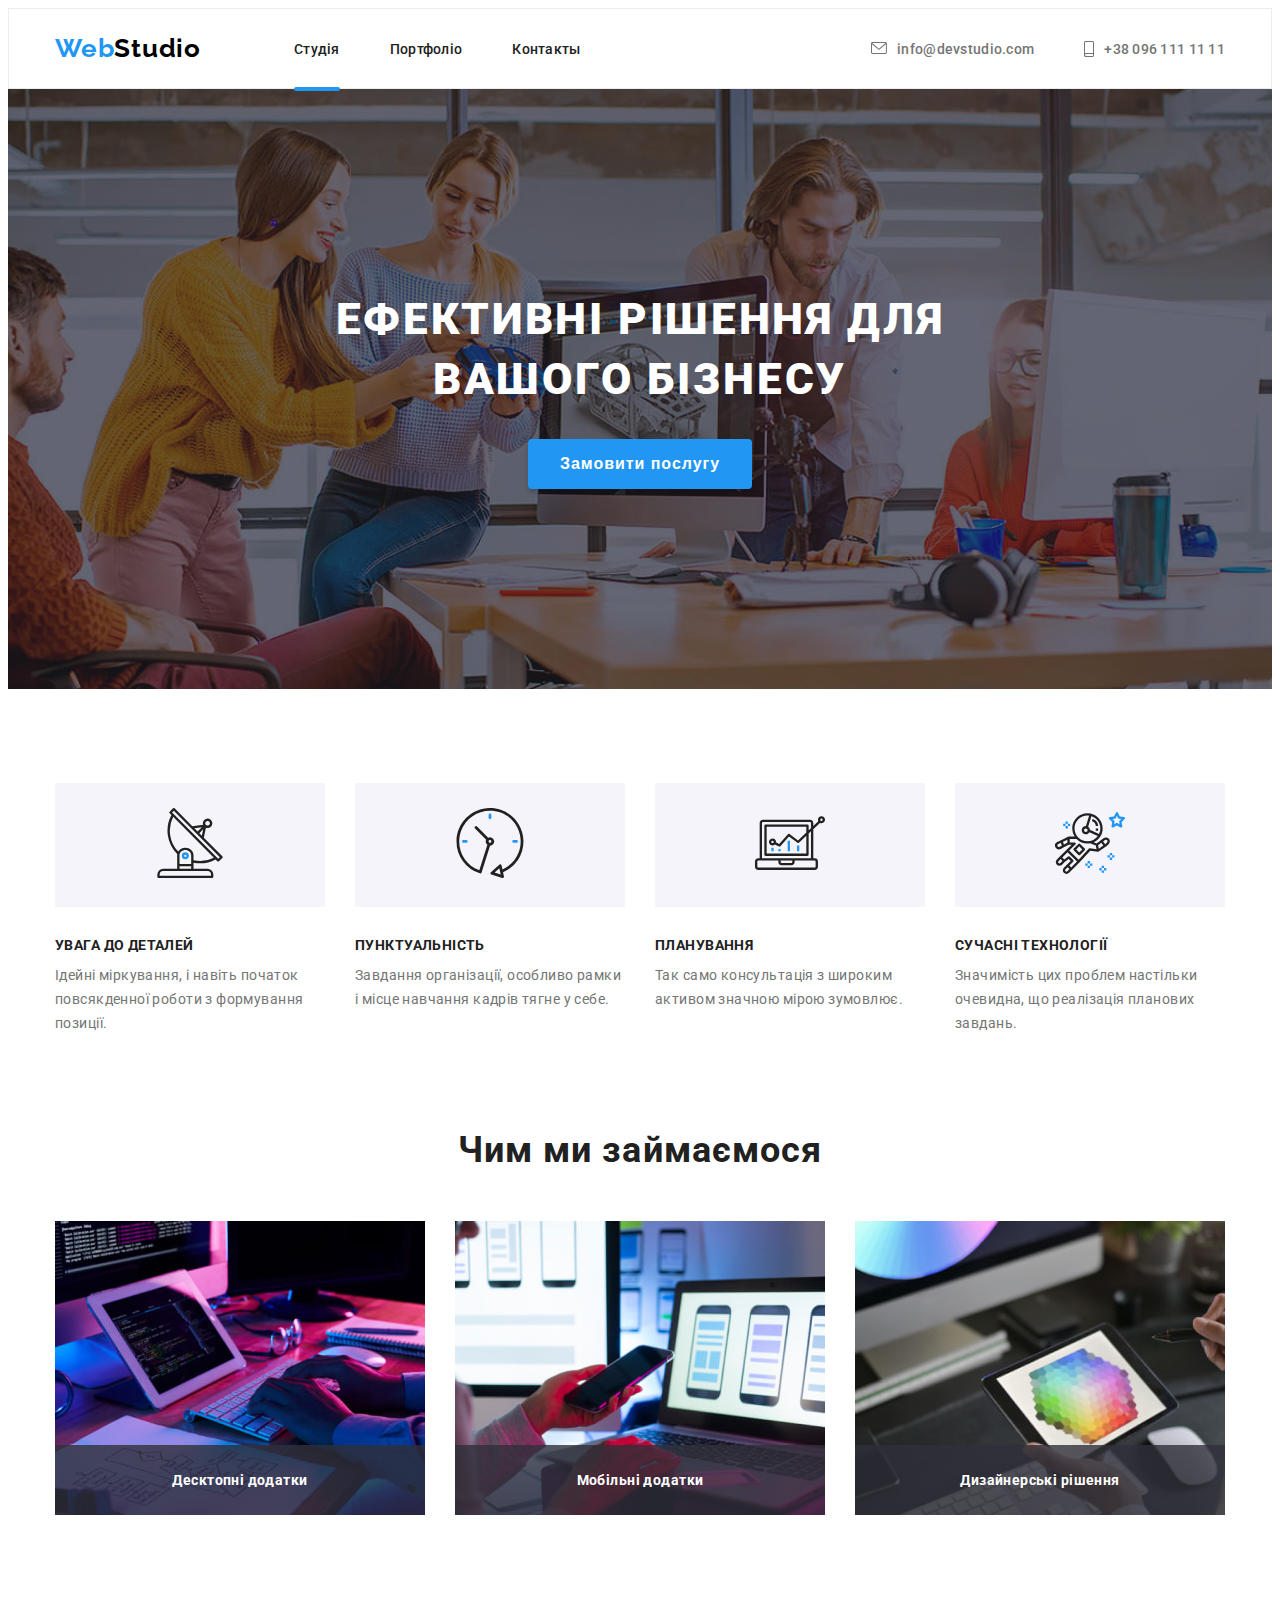
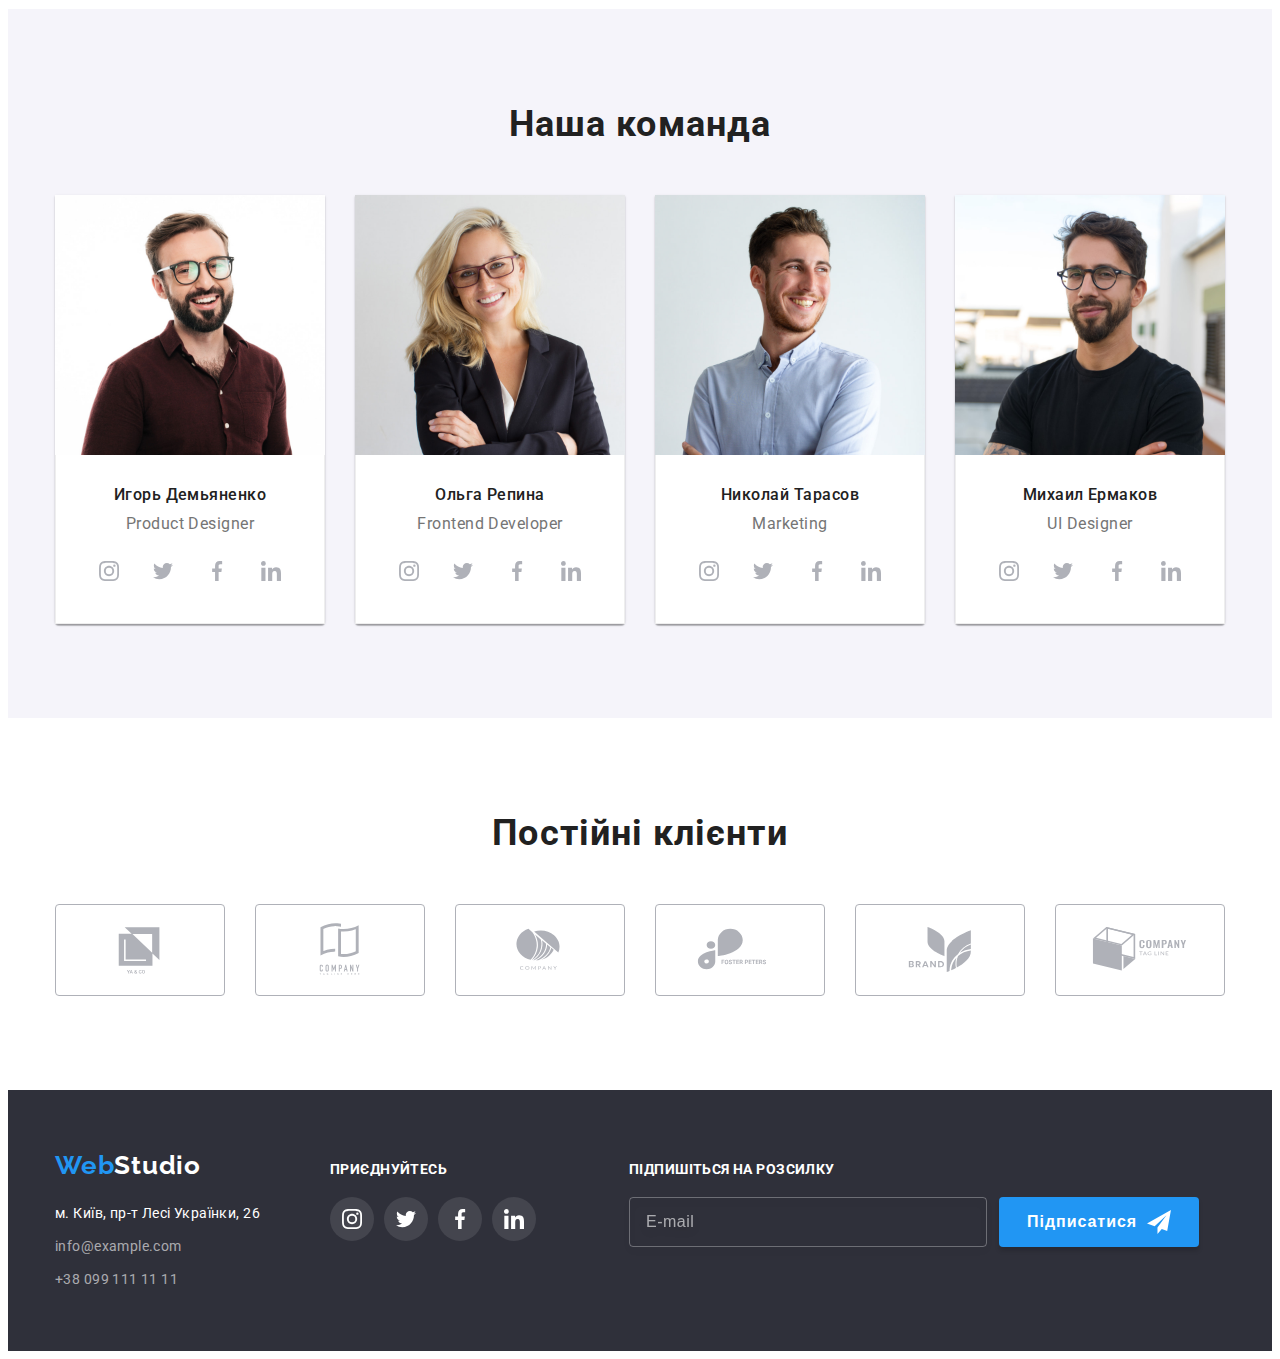
<file: index.html>
<!DOCTYPE html>
<html lang="uk">
  <head>
    <meta charset="UTF-8" />
    <meta http-equiv="X-UA-Compatible" content="IE=edge" />
    <meta name="viewport" content="width=device-width, initial-scale=1.0" />
    <title>Студія</title>
    <link rel="preconnect" href="https://fonts.googleapis.com" />
    <link rel="preconnect" href="https://fonts.gstatic.com" crossorigin />
    <link
      href="https://fonts.googleapis.com/css2?family=Raleway:wght@700&family=Roboto:wght@400;500;700;900&display=swap"
      rel="stylesheet"
    />
    <!-- Normalize start -->
    <link
      rel="stylesheet"
      href="https://cdnjs.cloudflare.com/ajax/libs/modern-normalize/1.1.0/modern-normalize.min.css"
      integrity="sha512-wpPYUAdjBVSE4KJnH1VR1HeZfpl1ub8YT/NKx4PuQ5NmX2tKuGu6U/JRp5y+Y8XG2tV+wKQpNHVUX03MfMFn9Q=="
      crossorigin="anonymous"
      referrerpolicy="no-referrer"
    />
    <!-- Normalize end -->
    <!-- Animate CSS start -->
    <link
      rel="stylesheet"
      href="https://cdnjs.cloudflare.com/ajax/libs/animate.css/4.1.1/animate.min.css"
    />
    <!-- Animate CSS end -->
    <link rel="stylesheet" href="./css/main.min.css" />
    
  </head>

  <body data-page>
    <!-- Header section studio-->
    <header class="header data-header">
      <div class="container header-container">
        <a class="logo" href="./index.html" lang="en"
          >Web<span class="logo__span">Studio</span></a
        >
        <nav class="nav">
          <ul class="nav__list">
            <li class="nav__item">
              <a class="nav__link header-link-current" href="">Студія</a>
            </li>
            <li class="nav__item">
              <a class="nav__link" href="./portfolio.html">Портфоліо</a>
            </li>
            <li class="nav__item">
              <a class="nav__link" href="">Контакты</a>
            </li>
          </ul>
        </nav>
        <ul class="nav__list">
          <li class="nav__item">
            <a class="nav__link--contacts" href="mailto:info@devstudio.com">
              <svg class="nav__icon--left" width="16" height="12">
                <use href="./images/icons/icons.svg#envelope"></use>
              </svg>
              info@devstudio.com</a
            >
          </li>
          <li class="nav__item">
            <a class="nav__link--contacts" href="tel:+380961111111">
              <svg class="nav__icon--right" width="10" height="16">
                <use href="./images/icons/icons.svg#smartphone"></use>
              </svg>
              +38 096 111 11 11</a
            >
          </li>
        </ul>
      </div>
    </header>
    <!-- Main section studio-->
    <main class="main">
      <!-- Section Hero -->
      <section class="hero">
        <div class="container header-container hero__container">
          <h1 class="hero__title">
            ЕФЕКТИВНІ РІШЕННЯ ДЛЯ <br />
            ВАШОГО БІЗНЕСУ
          </h1>
          <button class="hero__btn animate__animated animate__swing" type="button" data-modal-open>
            Замовити послугу
          </button>
        </div>
      </section>
      <!-- Section Benefits -->
      <section class="benefits">
        <div class="benefits__container container">
          <ul class="benefits__list">
            <li class="benefits__item">
              <a
                class="benefits__link"
                href=""
                target="_blank"
                rel="noopener noreferrer"
                aria-label="antenna"
              >
                <svg class="benefits__icon" width="70" height="70">
                  <use href="./images/icons/icons.svg#antenna"></use>
                </svg>
              </a>
            </li>
            <li class="benefits__item">
              <a
                class="benefits__link"
                href=""
                target="_blank"
                rel="noopener noreferrer"
                aria-label="clock"
              >
                <svg class="benefits__icon" width="70" height="70">
                  <use href="./images/icons/icons.svg#clock"></use>
                </svg>
              </a>
            </li>
            <li class="benefits__item">
              <a
                class="benefits__link"
                href=""
                target="_blank"
                rel="noopener noreferrer"
                aria-label="diagram"
              >
                <svg class="benefits__icon" width="70" height="70">
                  <use href="./images/icons/icons.svg#diagram"></use>
                </svg>
              </a>
            </li>
            <li class="benefits__item">
              <a
                class="benefits__link"
                href=""
                target="_blank"
                rel="noopener noreferrer"
                aria-label="astronaut"
              >
                <svg class="benefits__icon" width="70" height="70">
                  <use href="./images/icons/icons.svg#astronaut"></use>
                </svg>
              </a>
            </li>
          </ul>
        </div>
        <div class="container">
          <ul class="description">
            <li class="description__item">
              <div class="description__box">
                <h3 class="description__title--bottom">УВАГА ДО ДЕТАЛЕЙ</h3>
                <p class="description__text">
                  Ідейні міркування, і навіть початок повсякденної роботи з формування позиції.
                </p>
              </div>
            </li>
            <li class="description__item">
              <div class="description__box">
                <h3 class="description__title--bottom">ПУНКТУАЛЬНІСТЬ</h3>
                <p class="description__text">
                  Завдання організації, особливо рамки і місце навчання кадрів тягне у себе.
                </p>
              </div>
            </li>
            <li class="description__item">
              <div class="description__box">
                <h3 class="description__title--bottom">ПЛАНУВАННЯ</h3>
                <p class="description__text">
                  Так само консультація з широким активом значною мірою зумовлює.
                </p>
              </div>
            </li>
            <li class="description__item">
              <div class="description__box">
                <h3 class="description__title--bottom">СУЧАСНІ ТЕХНОЛОГІЇ</h3>
                <p class="description__text">
                  Значимість цих проблем настільки очевидна, що реалізація планових завдань.
                </p>
              </div>
            </li>
          </ul>
        </div>
      </section>
      <!-- Section About -->
      <section class="about">
        <div class="container">
          <h2 class="about__title--indent">Чим ми займаємося</h2>
          <ul class="about__list">
            <li class="about__item">
              <img
                class="about__img"
                src="images/section3/img-box1.jpg"
                alt="работа за компьютером"
                width="370"
                height="294"
              />
              <div class="about__container">
                <h3 class="about__title">Десктопні додатки</h3>
              </div>
            </li>
            <li class="about__item">
              <img
                class="about__img"
                src="images/section3/img-box2.jpg"
                alt="работа за ноутбуком"
                width="370"
                height="294"
              />
              <div class="about__container">
                <h3 class="about__title">Мобільні додатки</h3>
              </div>
            </li>
            <li class="about__item">
              <img
                class="about__img"
                src="images/section3/img-box3.jpg"
                alt="работа за планшетом"
                width="370"
                height="294"
              />
              <div class="about__container">
                <h3 class="about__title">Дизайнерські рішення</h3>
              </div>
            </li>
          </ul>
        </div>
      </section>
      <!-- Section Team -->
      <section class="team">
        <div class="container">
          <h2 class="about__title--indent">Наша команда</h2>
          <ul class="team__list">
            <li class="team__item">
              <img
                class="team__img"
                src="images/section4/img1.jpg"
                alt="Игорь Демьяненко"
                width="270"
                height="260"
              />
              <div class="team-wrapper">
                <h3 class="team-wrapper__title--indent">Игорь Демьяненко</h3>
                <p class="team-wrapper__text--indent" lang="en">Product Designer</p>
                <ul class="socials">
                  <li class="socials__item">
                    <a
                      class="socials__link"
                      href=""
                      target="_blank"
                      rel="noopener noreferrer"
                      aria-label="instagram"
                    >
                      <svg class="socials__icon" width="20" height="20">
                        <use href="./images/icons/icons.svg#instagram"></use>
                      </svg>
                    </a>
                  </li>
                  <li class="socials__item">
                    <a
                      class="socials__link"
                      href=""
                      target="_blank"
                      rel="noopener noreferrer"
                      aria-label="twitter"
                    >
                      <svg class="socials__icon" width="20" height="20">
                        <use href="./images/icons/icons.svg#twitter"></use>
                      </svg>
                    </a>
                  </li>
                  <li class="socials__item">
                    <a
                      class="socials__link"
                      href=""
                      target="_blank"
                      rel="noopener noreferrer"
                      aria-label="facebook"
                    >
                      <svg class="socials__icon" width="20" height="20">
                        <use href="./images/icons/icons.svg#facebook"></use>
                      </svg>
                    </a>
                  </li>
                  <li class="socials__item">
                    <a
                      class="socials__link"
                      href=""
                      target="_blank"
                      rel="noopener noreferrer"
                      aria-label="linkedin"
                    >
                      <svg class="socials__icon" width="20" height="20">
                        <use href="./images/icons/icons.svg#linkedin"></use>
                      </svg>
                    </a>
                  </li>
                </ul>
              </div>
            </li>
            <li class="team__item">
              <img
                class="team__img"
                src="images/section4/img2.jpg"
                alt="Ольга Репина"
                width="270"
                height="260"
              />
              <div class="team-wrapper">
                <h3 class="team-wrapper__title--indent">Ольга Репина</h3>
                <p class="team-wrapper__text--indent" lang="en">Frontend Developer</p>
                <ul class="socials">
                  <li class="socials__item">
                    <a
                      class="socials__link"
                      href=""
                      target="_blank"
                      rel="noopener noreferrer"
                      aria-label="instagram"
                    >
                      <svg class="socials__icon" width="20" height="20">
                        <use href="./images/icons/icons.svg#instagram"></use>
                      </svg>
                    </a>
                  </li>
                  <li class="socials__item">
                    <a
                      class="socials__link"
                      href=""
                      target="_blank"
                      rel="noopener noreferrer"
                      aria-label="twitter"
                    >
                      <svg class="socials__icon" width="20" height="20">
                        <use href="./images/icons/icons.svg#twitter"></use>
                      </svg>
                    </a>
                  </li>
                  <li class="socials__item">
                    <a
                      class="socials__link"
                      href=""
                      target="_blank"
                      rel="noopener noreferrer"
                      aria-label="facebook"
                    >
                      <svg class="socials__icon" width="20" height="20">
                        <use href="./images/icons/icons.svg#facebook"></use>
                      </svg>
                    </a>
                  </li>
                  <li class="socials__item">
                    <a
                      class="socials__link"
                      href=""
                      target="_blank"
                      rel="noopener noreferrer"
                      aria-label="linkedin"
                    >
                      <svg class="socials__icon" width="20" height="20">
                        <use href="./images/icons/icons.svg#linkedin"></use>
                      </svg>
                    </a>
                  </li>
                </ul>
              </div>
            </li>
            <li class="team__item">
              <img
                class="team__img"
                src="images/section4/img3.jpg"
                alt="Николай Тарасов"
                width="270"
                height="260"
              />
              <div class="team-wrapper">
                <h3 class="team-wrapper__title--indent">Николай Тарасов</h3>
                <p class="team-wrapper__text--indent" lang="en">Marketing</p>
                <ul class="socials">
                  <li class="socials__item">
                    <a
                      class="socials__link"
                      href=""
                      target="_blank"
                      rel="noopener noreferrer"
                      aria-label="instagram"
                    >
                      <svg class="socials__icon" width="20" height="20">
                        <use href="./images/icons/icons.svg#instagram"></use>
                      </svg>
                    </a>
                  </li>
                  <li class="socials__item">
                    <a
                      class="socials__link"
                      href=""
                      target="_blank"
                      rel="noopener noreferrer"
                      aria-label="twitter"
                    >
                      <svg class="socials__icon" width="20" height="20">
                        <use href="./images/icons/icons.svg#twitter"></use>
                      </svg>
                    </a>
                  </li>
                  <li class="socials__item">
                    <a
                      class="socials__link"
                      href=""
                      target="_blank"
                      rel="noopener noreferrer"
                      aria-label="facebook"
                    >
                      <svg class="socials__icon" width="20" height="20">
                        <use href="./images/icons/icons.svg#facebook"></use>
                      </svg>
                    </a>
                  </li>
                  <li class="socials__item">
                    <a
                      class="socials__link"
                      href=""
                      target="_blank"
                      rel="noopener noreferrer"
                      aria-label="linkedin"
                    >
                      <svg class="socials__icon" width="20" height="20">
                        <use href="./images/icons/icons.svg#linkedin"></use>
                      </svg>
                    </a>
                  </li>
                </ul>
              </div>
            </li>
            <li class="team__item">
              <img
                class="team__img"
                src="images/section4/img4.jpg"
                alt="Михаил Ермаков"
                width="270"
                height="260"
              />
              <div class="team-wrapper">
                <h3 class="team-wrapper__title--indent">Михаил Ермаков</h3>
                <p class="team-wrapper__text--indent" lang="en">UI Designer</p>
                <ul class="socials">
                  <li class="socials__item">
                    <a
                      class="socials__link"
                      href=""
                      target="_blank"
                      rel="noopener noreferrer"
                      aria-label="instagram"
                    >
                      <svg class="socials__icon" width="20" height="20">
                        <use href="./images/icons/icons.svg#instagram"></use>
                      </svg>
                    </a>
                  </li>
                  <li class="socials__item">
                    <a
                      class="socials__link"
                      href=""
                      target="_blank"
                      rel="noopener noreferrer"
                      aria-label="twitter"
                    >
                      <svg class="socials__icon" width="20" height="20">
                        <use href="./images/icons/icons.svg#twitter"></use>
                      </svg>
                    </a>
                  </li>
                  <li class="socials__item">
                    <a
                      class="socials__link"
                      href=""
                      target="_blank"
                      rel="noopener noreferrer"
                      aria-label="facebook"
                    >
                      <svg class="socials__icon" width="20" height="20">
                        <use href="./images/icons/icons.svg#facebook"></use>
                      </svg>
                    </a>
                  </li>
                  <li class="socials__item">
                    <a
                      class="socials__link"
                      href=""
                      target="_blank"
                      rel="noopener noreferrer"
                      aria-label="linkedin"
                    >
                      <svg class="socials__icon" width="20" height="20">
                        <use href="./images/icons/icons.svg#linkedin"></use>
                      </svg>
                    </a>
                  </li>
                </ul>
              </div>
            </li>
          </ul>
        </div>
      </section>
      <!-- Section Clients -->
      <section class="clients">
        <div class="clients__conteiner">
          <h2 class="clients__title--indent">Постійні клієнти</h2>
          <ul class="clients__list">
            <li class="clients__item">
              <a
                class="clients__link"
                href=""
                target="_blank"
                rel="noopener noreferrer"
                aria-label="logo"
              >
                <svg class="clients__icon" width="106" height="60">
                  <use href="./images/icons/icons.svg#logo"></use>
                </svg>
              </a>
            </li>
            <li class="clients__item">
              <a
                class="clients__link"
                href=""
                target="_blank"
                rel="noopener noreferrer"
                aria-label="logo1"
              >
                <svg class="clients__icon" width="106" height="60">
                  <use href="./images/icons/icons.svg#logo1"></use>
                </svg>
              </a>
            </li>
            <li class="clients__item">
              <a
                class="clients__link"
                href=""
                target="_blank"
                rel="noopener noreferrer"
                aria-label="logo2"
              >
                <svg class="clients__icon" width="106" height="60">
                  <use href="./images/icons/icons.svg#logo2"></use>
                </svg>
              </a>
            </li>
            <li class="clients__item">
              <a
                class="clients__link"
                href=""
                target="_blank"
                rel="noopener noreferrer"
                aria-label="logo3"
              >
                <svg class="clients__icon" width="106" height="60">
                  <use href="./images/icons/icons.svg#logo3"></use>
                </svg>
              </a>
            </li>
            <li class="clients__item">
              <a
                class="clients__link"
                href=""
                target="_blank"
                rel="noopener noreferrer"
                aria-label="logo4"
              >
                <svg class="clients__icon" width="106" height="60">
                  <use href="./images/icons/icons.svg#logo4"></use>
                </svg>
              </a>
            </li>
            <li class="clients__item">
              <a
                class="clients__link"
                href=""
                target="_blank"
                rel="noopener noreferrer"
                aria-label="logo5"
              >
                <svg class="clients__icon" width="106" height="60">
                  <use href="./images/icons/icons.svg#logo5"></use>
                </svg>
              </a>
            </li>
          </ul>
        </div>
      </section>
    </main>
    <!-- Footer section-->
    <footer class="contacts">
      <div class="container contacts__container">
        <div class="addres">
          <a class="addres__link--wrap" href="" lang="en"
            >Web<span class="addres__span">Studio</span></a
          >
          <address class="addres__wrap">
            <ul class="addres__list">
              <li class="addres__item">
                <a
                  class="addres__link--color"
                  href="https://goo.gl/maps/WVLapYZfEZGpbT3C7"
                  target="_blank"
                  rel="noopener noreferrer"
                  >м. Київ, пр-т Лесі Українки, 26</a
                >
              </li>
              <li class="addres__item">
                <a class="addres__link" href="mailto:info@example.com">info@example.com</a>
              </li>
              <li class="addres__item">
                <a class="addres__link" href="tel:+380991111111">+38 099 111 11 11</a>
              </li>
            </ul>
          </address>
        </div>
        <div class="invitation">
          <h3 class="invitation__title">приєднуйтесь</h3>
          <ul class="invitation__list">
            <li class="invitation__item">
              <a
                class="invitation__link"
                href=""
                target="_blank"
                rel="noopener noreferrer"
                aria-label="instagram"
              >
                <svg width="20" height="20">
                  <use href="./images/icons/icons.svg#instagram1"></use>
                </svg>
              </a>
            </li>
            <li class="invitation__item">
              <a
                class="invitation__link"
                href=""
                target="_blank"
                rel="noopener noreferrer"
                aria-label="twitter"
              >
                <svg width="20" height="20">
                  <use href="./images/icons/icons.svg#twitter1"></use>
                </svg>
              </a>
            </li>
            <li class="invitation__item">
              <a
                class="invitation__link"
                href=""
                target="_blank"
                rel="noopener noreferrer"
                aria-label="facebook"
              >
                <svg width="20" height="20">
                  <use href="./images/icons/icons.svg#facebook1"></use>
                </svg>
              </a>
            </li>
            <li class="invitation__item">
              <a
                class="invitation__link"
                href=""
                target="_blank"
                rel="noopener noreferrer"
                aria-label="linkedin"
              >
                <svg width="20" height="20">
                  <use href="./images/icons/icons.svg#linkedin1"></use>
                </svg>
              </a>
            </li>
          </ul>
        </div>
        <div class="footer-form--container" role="group">
          <form class="footer-form__wrap" action="">
            <h3 class="footer-form__title">Підпишіться на розсилку</h3>
            <div class="footer-form__container--group">
              <label class="footer-form__label" for="email-footer" type="email">
                <input
                  class="footer-form__input"
                  type="text"
                  id="email-footer"
                  placeholder="E-mail"
                  required
                  minlength="4"
                />
                <svg class="footer-form__icon" width="20" height="20">
                  <use
                    class="footer-form__icon--warning"
                    href="./images/icons/icons.svg#warning"
                  ></use>
                  <use
                    class="footer-form__icon--success"
                    href="./images/icons/icons.svg#check-circle"
                  ></use>
                </svg>
              </label>
              <button class="button-plane" type="submit">
                Підписатися
                <svg class="button-plane__icon" width="24" height="24">
                  <use href="./images/icons/icons.svg#plane"></use>
                </svg>
              </button>
            </div>
          </form>
        </div>
      </div>
    </footer>

    <!-- Modal window -->
    <div class="backdrop is-hidden" data-modal>
      <div class="modal">
        <button class="modal__btn" data-modal-close>
          <svg class="modal__icon" width="18" height="18">
            <use href="./images/icons/icons.svg#icon-close"></use>
          </svg>
        </button>
        <form class="register-form" action="">
          <strong class="register-form__title">Залиште свої дані, ми вам передзвонимо</strong>
          <div class="register-form__container--group" role="group">
            <label for="user-name" class="register-form__label">
              <span class="register-form__span">Ім'я</span>
              <input type="text" class="register-form__input" id="user-name" required />
              <svg class="register-form__icon" width="18" height="18">
                <use href="./images/icons/icons.svg#name"></use>
              </svg>
            </label>
            <label for="user-phone" class="register-form__label">
              <span class="register-form__span">Телефон</span>
              <input type="tel" class="register-form__input" id="user-phone" required />
              <svg class="register-form__icon" width="18" height="18">
                <use href="./images/icons/icons.svg#phone"></use>
              </svg>
            </label>
            <label for="user-email" class="register-form__label">
              <span class="register-form__span">Пошта</span>
              <input type="email" class="register-form__input" id="user-email" required />
              <svg class="register-form__icon" width="18" height="18">
                <use href="./images/icons/icons.svg#email"></use>
              </svg>
            </label>
            <label for="user-comment" class="register-form__label">
              <span class="register-form__span">Коментар</span>
              <textarea
                class="register-form__textarea"
                name="comment"
                id="user-comment"
                cols=""
                rows=""
                placeholder="Введіть текст"
              ></textarea>
            </label>
          </div>
          <label class="register-form__checkbox" for="user-checkbox">
            <input
              class="register-form__input--checkbox visually-hidden"
              type="checkbox"
              name=""
              id="user-checkbox"
              required
            />
            <svg class="register-form__icon--checkbox" width="16" height="15">
              <use
                class="register-form__icon--uncheck"
                href="./images/icons/icons.svg#uncheck"
              ></use>
              <use class="register-form__icon--check" href="./images/icons/icons.svg#check"></use>
            </svg>
            <span class="register-form__span--checkbox"
              >Погоджуюся з розсилкою та приймаю<a href="" class="register-form__link"
                >Умови договору</a
              ></span
            >
          </label>
          <button class="register-form__button" type="submit">Відправити</button>
        </form>
      </div>
    </div>
    <script src="./js/header-scroll.js"></script>
    <script src="./js/modal.js"></script>
  </body>
</html>
</file>
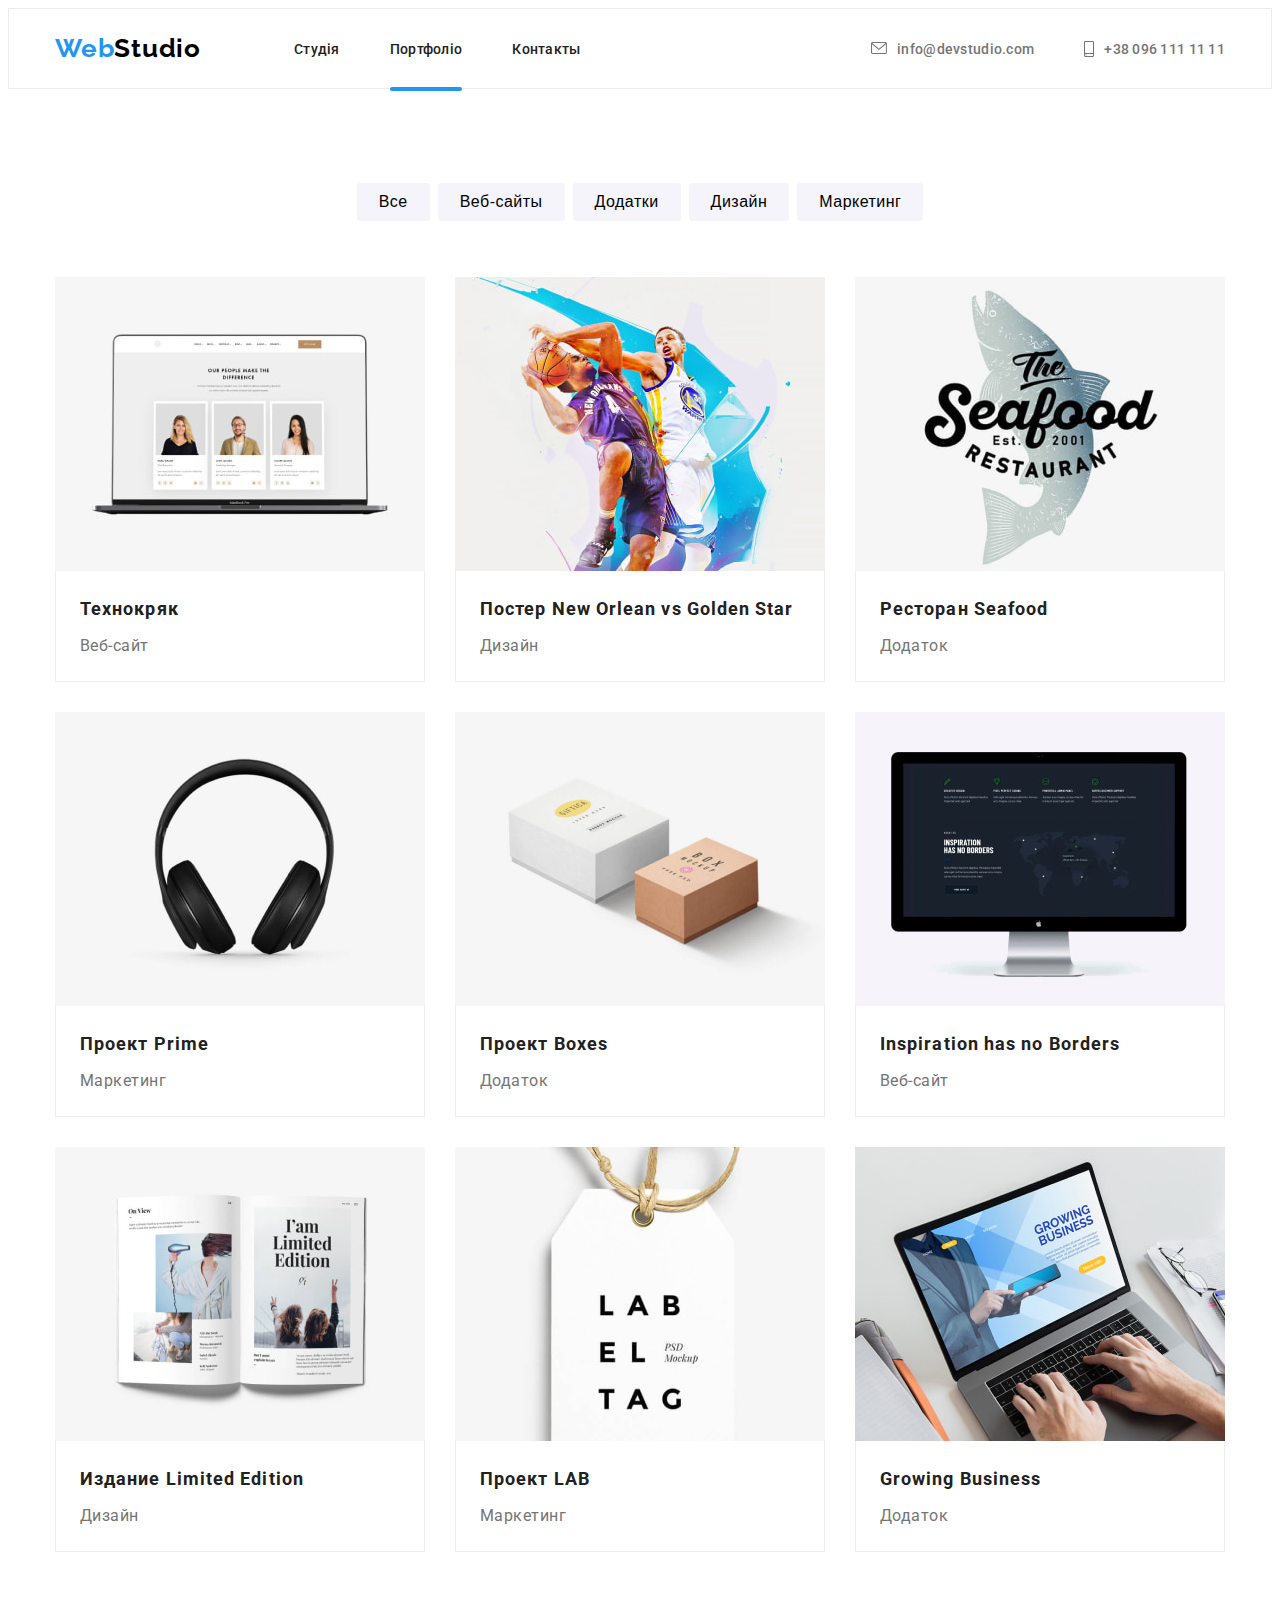
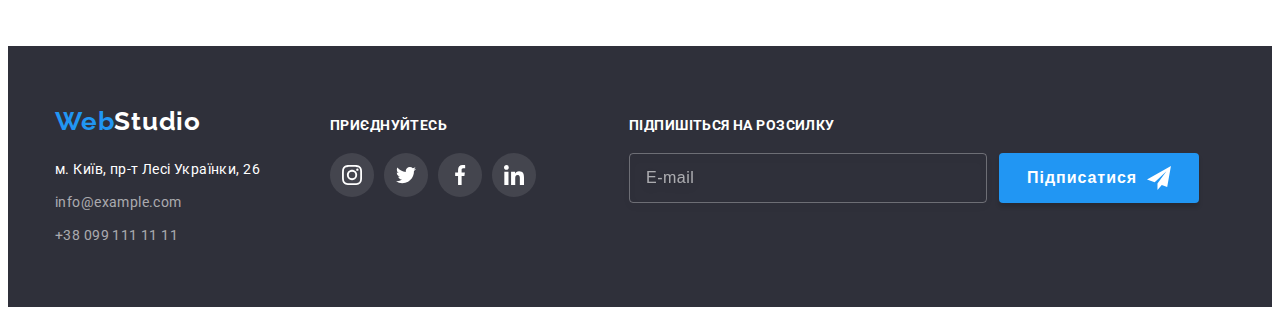
<file: portfolio.html>
<!DOCTYPE html>
<html lang="uk">
  <head>
    <meta charset="UTF-8" />
    <meta http-equiv="X-UA-Compatible" content="IE=edge" />
    <meta name="viewport" content="width=device-width, initial-scale=1.0" />
    <title>Портфоліо</title>
    <link rel="preconnect" href="https://fonts.googleapis.com" />
    <link rel="preconnect" href="https://fonts.gstatic.com" crossorigin />
    <link
      href="https://fonts.googleapis.com/css2?family=Raleway:wght@700&family=Roboto:wght@400;500;700;900&display=swap"
      rel="stylesheet"
    />
    <!-- Normalize start -->
    <link
      rel="stylesheet"
      href="https://cdnjs.cloudflare.com/ajax/libs/modern-normalize/1.1.0/modern-normalize.min.css"
      integrity="sha512-wpPYUAdjBVSE4KJnH1VR1HeZfpl1ub8YT/NKx4PuQ5NmX2tKuGu6U/JRp5y+Y8XG2tV+wKQpNHVUX03MfMFn9Q=="
      crossorigin="anonymous"
      referrerpolicy="no-referrer"
    />
    <!-- Normalize end -->
    <!-- Animate CSS start -->
    <link
      rel="stylesheet"
      href="https://cdnjs.cloudflare.com/ajax/libs/animate.css/4.1.1/animate.min.css"
    />
    <!-- Animate CSS end -->
    <link rel="stylesheet" href="./css/main.min.css" />
  </head>

  <body>
    <!-- Header portfolio-->
    <header class="header">
      <div class="container header-container">
        <a class="logo" href="./portfolio.html" lang="en"
          >Web<span class="logo__span">Studio</span></a
        >
        <nav class="nav">
          <ul class="nav__list">
            <li class="nav__item">
              <a class="nav__link" href="./index.html">Студія</a>
            </li>
            <li class="nav__item">
              <a class="nav__link header-link-current" href="">Портфоліо</a>
            </li>
            <li class="nav__item">
              <a class="nav__link" href="">Контакты</a>
            </li>
          </ul>
        </nav>
        <ul class="nav__list">
          <li class="nav__item">
            <a class="nav__link--contacts" href="mailto:info@devstudio.com">
              <svg class="nav__icon--left" width="16" height="12">
                <use href="./images/icons/icons.svg#envelope"></use>
              </svg>
              info@devstudio.com</a
            >
          </li>
          <li class="nav__item">
            <a class="nav__link--contacts" href="tel:+380961111111">
              <svg class="nav__icon--right" width="10" height="16">
                <use href="./images/icons/icons.svg#smartphone"></use>
              </svg>
              +38 096 111 11 11</a
            >
          </li>
        </ul>
      </div>
    </header>
    <!-- Main section portfolio-->
    <main>
      <section class="portfolio">
        <div class="container">
          <h1 class="visually-hidden">Портфоліо</h1>
          <ul class="filters">
            <li class="filters__item">
              <button
                type="button"
                class="filters__button animate__animated animate__bounce animate__slow"
              >
                Все
              </button>
            </li>
            <li class="filters__item">
              <button
                type="button"
                class="filters__button animate__animated animate__bounce animate__slow"
              >
                Веб-сайты
              </button>
            </li>
            <li class="filters__item">
              <button
                type="button"
                class="filters__button animate__animated animate__bounce animate__slow"
              >
                Додатки
              </button>
            </li>
            <li class="filters__item">
              <button
                type="button"
                class="filters__button animate__animated animate__bounce animate__slow"
              >
                Дизайн
              </button>
            </li>
            <li class="filters__item">
              <button
                type="button"
                class="filters__button animate__animated animate__bounce animate__slow"
              >
                Маркетинг
              </button>
            </li>
          </ul>
          <ul class="project">
            <li class="project__item">
              <a href="" class="project__link">
                <div class="overlay">
                  <img
                    class="overlay__img"
                    src="imaiges/portfolio/img.jpg"
                    alt="Технокряк"
                    width="370"
                    height="294"
                  />
                  <div class="overlay__container">
                    <p class="overlay__text">
                      Ресурс пропонує комплексні пропозиції з різним рівнем функціоналу та сервісів.
                      Все це дозволить відвідувачу отримати вичерпні відомості про компанію чи
                      приватну особу.
                    </p>
                  </div>
                </div>
                <div class="representation">
                  <h2 class="representation__title">Технокряк</h2>
                  <p class="representation__text">Веб-сайт</p>
                </div>
              </a>
            </li>
            <li class="project__item">
              <a href="" class="project__link">
                <div class="overlay">
                  <img
                    class="overlay__img"
                    src="imaiges/portfolio/img2.jpg"
                    alt="Постер New Orlean vs Golden Star"
                    width="370"
                    height="294"
                  />
                  <div class="overlay__container">
                    <p class="overlay__text">
                      Ресурс пропонує комплексні пропозиції з різним рівнем функціоналу та сервісів.
                      Все це дозволить відвідувачу отримати вичерпні відомості про компанію чи
                      приватну особу.
                    </p>
                  </div>
                </div>
                <div class="representation">
                  <h2 class="representation__title" lang="en">Постер New Orlean vs Golden Star</h2>
                  <p class="representation__text">Дизайн</p>
                </div>
              </a>
            </li>
            <li class="project__item">
              <a href="" class="project__link">
                <div class="overlay">
                  <img
                    class="overlay__img"
                    src="imaiges/portfolio/img3.jpg"
                    alt="Ресторан Seafood"
                    width="370"
                    height="294"
                  />
                  <div class="overlay__container">
                    <p class="overlay__text">
                      Ресурс пропонує комплексні пропозиції з різним рівнем функціоналу та сервісів.
                      Все це дозволить відвідувачу отримати вичерпні відомості про компанію чи
                      приватну особу.
                    </p>
                  </div>
                </div>
                <div class="representation">
                  <h2 class="representation__title" lang="en">Ресторан Seafood</h2>
                  <p class="representation__text">Додаток</p>
                </div>
              </a>
            </li>
            <li class="project__item">
              <a href="" class="project__link">
                <div class="overlay">
                  <img
                    class="overlay__img"
                    src="imaiges/portfolio/img4.jpg"
                    alt="Проект Prime"
                    width="370"
                    height="294"
                  />
                  <div class="overlay__container">
                    <p class="overlay__text">
                      Ресурс пропонує комплексні пропозиції з різним рівнем функціоналу та сервісів.
                      Все це дозволить відвідувачу отримати вичерпні відомості про компанію чи
                      приватну особу.
                    </p>
                  </div>
                </div>
                <div class="representation">
                  <h2 class="representation__title" lang="en">Проект Prime</h2>
                  <p class="representation__text">Маркетинг</p>
                </div>
              </a>
            </li>
            <li class="project__item">
              <a href="" class="project__link">
                <div class="overlay">
                  <img
                    class="overlay__img"
                    src="imaiges/portfolio/img5.jpg"
                    alt="Проект Boxes"
                    width="370"
                    height="294"
                  />
                  <div class="overlay__container">
                    <p class="overlay__text">
                      Ресурс пропонує комплексні пропозиції з різним рівнем функціоналу та сервісів.
                      Все це дозволить відвідувачу отримати вичерпні відомості про компанію чи
                      приватну особу.
                    </p>
                  </div>
                </div>
                <div class="representation">
                  <h2 class="representation__title" lang="en">Проект Boxes</h2>
                  <p class="representation__text">Додаток</p>
                </div>
              </a>
            </li>
            <li class="project__item">
              <a href="" class="project__link">
                <div class="overlay">
                  <img
                    class="overlay__img"
                    src="imaiges/portfolio/img6.jpg"
                    alt="Inspiration has no Borders"
                    width="370"
                    height="294"
                  />
                  <div class="overlay__container">
                    <p class="overlay__text">
                      Ресурс пропонує комплексні пропозиції з різним рівнем функціоналу та сервісів.
                      Все це дозволить відвідувачу отримати вичерпні відомості про компанію чи
                      приватну особу.
                    </p>
                  </div>
                </div>
                <div class="representation">
                  <h2 class="representation__title" lang="en">Inspiration has no Borders</h2>
                  <p class="representation__text">Веб-сайт</p>
                </div>
              </a>
            </li>
            <li class="project__item">
              <a href="" class="project__link">
                <div class="overlay">
                  <img
                    class="overlay__img"
                    src="imaiges/portfolio/img7.jpg"
                    alt="Издание Limited Edition"
                    width="370"
                    height="294"
                  />
                  <div class="overlay__container">
                    <p class="overlay__text">
                      Ресурс пропонує комплексні пропозиції з різним рівнем функціоналу та сервісів.
                      Все це дозволить відвідувачу отримати вичерпні відомості про компанію чи
                      приватну особу.
                    </p>
                  </div>
                </div>
                <div class="representation">
                  <h2 class="representation__title" lang="en">Издание Limited Edition</h2>
                  <p class="representation__text text-reset">Дизайн</p>
                </div>
              </a>
            </li>
            <li class="project__item">
              <a href="" class="project__link">
                <div class="overlay">
                  <img
                    class="overlay__img"
                    src="imaiges/portfolio/img8.jpg"
                    alt="Проект LAB"
                    width="370"
                    height="294"
                  />
                  <div class="overlay__container">
                    <p class="overlay__text">
                      РРесурс пропонує комплексні пропозиції з різним рівнем функціоналу та
                      сервісів. Все це дозволить відвідувачу отримати вичерпні відомості про
                      компанію чи приватну особу.
                    </p>
                  </div>
                </div>
                <div class="representation">
                  <h2 class="representation__title" lang="en">Проект LAB</h2>
                  <p class="representation__text text-reset">Маркетинг</p>
                </div>
              </a>
            </li>
            <li class="project__item">
              <a href="" class="project__link">
                <div class="overlay">
                  <img
                    class="overlay__img"
                    src="imaiges/portfolio/img9.jpg"
                    alt="Growing Business"
                    width="370"
                    height="294"
                  />
                  <div class="overlay__container">
                    <p class="overlay__text">
                      Ресурс пропонує комплексні пропозиції з різним рівнем функціоналу та сервісів.
                      Все це дозволить відвідувачу отримати вичерпні відомості про компанію чи
                      приватну особу.
                    </p>
                  </div>
                </div>
                <div class="representation">
                  <h2 class="representation__title" lang="en">Growing Business</h2>
                  <p class="representation__text text-reset">Додаток</p>
                </div>
              </a>
            </li>
          </ul>
        </div>
      </section>
    </main>
    <!-- Footer -->
    <footer class="contacts">
      <div class="container contacts__container">
        <div class="addres">
          <a class="addres__link--wrap" href="" lang="en"
            >Web<span class="addres__span">Studio</span></a
          >
          <address class="addres__wrap">
            <ul class="addres__list">
              <li class="addres__item">
                <a
                  class="addres__link--color"
                  href="https://goo.gl/maps/WVLapYZfEZGpbT3C7"
                  target="_blank"
                  rel="noopener noreferrer"
                  >м. Київ, пр-т Лесі Українки, 26</a
                >
              </li>
              <li class="addres__item">
                <a class="addres__link" href="mailto:info@example.com">info@example.com</a>
              </li>
              <li class="addres__item">
                <a class="addres__link" href="tel:+380991111111">+38 099 111 11 11</a>
              </li>
            </ul>
          </address>
        </div>
        <div class="invitation">
          <h3 class="invitation__title">приєднуйтесь</h3>
          <ul class="invitation__list">
            <li class="invitation__item">
              <a
                class="invitation__link"
                href=""
                target="_blank"
                rel="noopener noreferrer"
                aria-label="instagram"
              >
                <svg width="20" height="20">
                  <use href="./images/icons/icons.svg#instagram1"></use>
                </svg>
              </a>
            </li>
            <li class="invitation__item">
              <a
                class="invitation__link"
                href=""
                target="_blank"
                rel="noopener noreferrer"
                aria-label="twitter"
              >
                <svg width="20" height="20">
                  <use href="./images/icons/icons.svg#twitter1"></use>
                </svg>
              </a>
            </li>
            <li class="invitation__item">
              <a
                class="invitation__link"
                href=""
                target="_blank"
                rel="noopener noreferrer"
                aria-label="facebook"
              >
                <svg width="20" height="20">
                  <use href="./images/icons/icons.svg#facebook1"></use>
                </svg>
              </a>
            </li>
            <li class="invitation__item">
              <a
                class="invitation__link"
                href=""
                target="_blank"
                rel="noopener noreferrer"
                aria-label="linkedin"
              >
                <svg width="20" height="20">
                  <use href="./images/icons/icons.svg#linkedin1"></use>
                </svg>
              </a>
            </li>
          </ul>
        </div>
        <div class="footer-form--container" role="group">
          <form class="footer-form__wrap" action="">
            <h3 class="footer-form__title">Підпишіться на розсилку</h3>
            <div class="footer-form__container--group">
              <label class="footer-form__label" for="email-footer" type="email">
                <input
                  class="footer-form__input"
                  type="text"
                  id="email-footer"
                  placeholder="E-mail"
                  required
                  minlength="4"
                />
                <svg class="footer-form__icon" width="20" height="20">
                  <use
                    class="footer-form__icon--warning"
                    href="./images/icons/icons.svg#warning"
                  ></use>
                  <use
                    class="footer-form__icon--success"
                    href="./images/icons/icons.svg#check-circle"
                  ></use>
                </svg>
              </label>
              <button class="button-plane" type="submit">
                Підписатися
                <svg class="button-plane__icon" width="24" height="24">
                  <use href="./images/icons/icons.svg#plane"></use>
                </svg>
              </button>
            </div>
          </form>
        </div>
      </div>
    </footer>
  </body>
</html>
</file>
<file: css/main.min.css>
:root{--main-font: Roboto, sans-serif;--secondary-font: Raleway, sans-serif;--main-txt-cl: #212121;--additional-txt-cl: #2196f3;--grey-txt-cl: #757575;--white-txt-cl: #ffffff;--black-txt-cl: #000000;--grey-icon-cl: #afb1b8;--dark-bg-cl: #2f303a;--grey-bg-cl: #e5e5e5;--blue-bg-cl: #2196f3;--additional-bg-cl: #ffffff;--grey-bg-additional-cl: #f5f4fa;--indent: 30px;--items: 3}.visually-hidden{position:absolute;white-space:nowrap;width:1px;height:1px;overflow:hidden;border:0;padding:0;clip:rect(0 0 0 0);-webkit-clip-path:inset(50%);clip-path:inset(50%);margin:-1px}.addres__link,.addres__link--color,.addres__link--wrap,.project__link,.nav__link--contacts,.nav__link,.logo{text-decoration:none;color:currentColor}.invitation__list,.addres__list,.project,.filters,.clients__list,.socials,.team__list,.about__list,.description,.benefits__list,.nav__list{padding:0;margin:0;list-style:none}html{-webkit-box-sizing:border-box;box-sizing:border-box}*,*::before,*::after{-webkit-box-sizing:inherit;box-sizing:inherit}body{font-family:var(--main-font);color:var(--main-txt-cl)}.no-scroll{overflow:hidden}h1,h2,h3,h4,h5,h6,p{margin:0}.container{width:1200px;margin-left:auto;margin-right:auto;padding-left:15px;padding-right:15px}.header{padding-top:24px;padding-bottom:24px;background-color:var(--additional-bg-cl);border:1px solid #ececec}.header-container{display:-webkit-box;display:-ms-flexbox;display:flex;-webkit-box-align:center;-ms-flex-align:center;align-items:center;-webkit-box-pack:center;-ms-flex-pack:center;justify-content:center}.header-link-current{position:relative;color:var(--additional-txt-cl)}.header-link-current::after{content:"";position:absolute;width:100%;height:4px;left:0;top:46px;background-color:var(--blue-bg-cl);border-radius:2px}.logo{font-weight:700;font-size:26px;line-height:1.1923076923;letter-spacing:.03em;margin-right:93px;font-family:var(--secondary-font);color:var(--additional-txt-cl)}.logo__span{color:var(--black-txt-cl)}.nav{margin-right:auto}.nav__list{display:-webkit-box;display:-ms-flexbox;display:flex;gap:50px;margin:0}.nav__item{font-weight:500;font-size:14px;line-height:1.1428571429;letter-spacing:.02em;color:var(--additional-txt-cl);-webkit-transition:color 250ms cubic-bezier(0.4, 0, 0.2, 1);transition:color 250ms cubic-bezier(0.4, 0, 0.2, 1)}.nav__item:hover,.nav__item:focus{color:var(--additional-txt-cl)}.nav__link{font-weight:500;font-size:14px;line-height:1.1428571429;letter-spacing:.02em;color:var(--main-txt-cl);-webkit-transition:color 250ms cubic-bezier(0.4, 0, 0.2, 1);transition:color 250ms cubic-bezier(0.4, 0, 0.2, 1)}.nav__link:hover,.nav__link:focus{color:var(--additional-txt-cl)}.nav__link--contacts{display:-webkit-box;display:-ms-flexbox;display:flex;font-weight:500;font-size:14px;line-height:1.1428571429;letter-spacing:.02em;padding-right:0;color:var(--grey-txt-cl);-webkit-transition:color 250ms cubic-bezier(0.4, 0, 0.2, 1);transition:color 250ms cubic-bezier(0.4, 0, 0.2, 1)}.nav__link--contacts:hover,.nav__link--contacts:focus{color:var(--additional-txt-cl)}.nav__icon--left{display:-webkit-box;display:-ms-flexbox;display:flex;-webkit-box-align:center;-ms-flex-align:center;align-items:center;-webkit-box-pack:center;-ms-flex-pack:center;justify-content:center;margin-top:1px;margin-right:10px;fill:currentColor}.nav__icon--right{display:-webkit-box;display:-ms-flexbox;display:flex;-webkit-box-align:center;-ms-flex-align:center;align-items:center;-webkit-box-pack:center;-ms-flex-pack:center;justify-content:center;margin-right:10px;fill:currentColor}.hero{background-color:var(--dark-bg-cl);padding-top:200px;padding-bottom:200px;background-image:-webkit-gradient(linear, left top, right top, from(rgba(47, 48, 58, 0.4)), to(rgba(47, 48, 58, 0.4))),url(../images/section1/Img.jpg);background-image:linear-gradient(to right, rgba(47, 48, 58, 0.4), rgba(47, 48, 58, 0.4)),url(../images/section1/Img.jpg);background-repeat:no-repeat;background-position:center;max-width:1600px;margin-left:auto;margin-right:auto}.hero__container{display:-webkit-box;display:-ms-flexbox;display:flex;-webkit-box-orient:vertical;-webkit-box-direction:normal;-ms-flex-direction:column;flex-direction:column}.hero__title{font-weight:900;font-size:44px;line-height:1.3636363636;letter-spacing:.06em;margin-bottom:30px;text-align:center;color:var(--white-txt-cl)}.hero__btn{display:-webkit-box;display:-ms-flexbox;display:flex;-webkit-box-align:center;-ms-flex-align:center;align-items:center;-webkit-box-pack:center;-ms-flex-pack:center;justify-content:center;font-weight:700;font-size:16px;line-height:1.875;letter-spacing:.06em;padding:10px 32px;margin-left:auto;margin-right:auto;min-width:200px;-webkit-box-shadow:0px 4px 4px rgba(0,0,0,.15);box-shadow:0px 4px 4px rgba(0,0,0,.15);border-radius:4px;border:none;background-color:var(--blue-bg-cl);text-align:center;cursor:pointer;color:var(--white-txt-cl)}.benefits{padding-top:94px;padding-bottom:94px;background-color:var(--additional-bg-cl)}.benefits__list{display:-webkit-box;display:-ms-flexbox;display:flex;-webkit-box-align:center;-ms-flex-align:center;align-items:center;-webkit-box-pack:center;-ms-flex-pack:center;justify-content:center;gap:30px;margin:0}.benefits__item{display:-webkit-box;display:-ms-flexbox;display:flex;padding:25px 100px;background-color:var(--grey-bg-additional-cl);margin-bottom:30px}.description{display:-webkit-box;display:-ms-flexbox;display:flex;gap:30px;margin-top:0;margin-bottom:0}.description__box{display:-webkit-box;display:-ms-flexbox;display:flex;max-width:270px;-webkit-box-orient:vertical;-webkit-box-direction:normal;-ms-flex-direction:column;flex-direction:column;-ms-flex-wrap:nowrap;flex-wrap:nowrap}.description__title--bottom{display:-webkit-box;display:-ms-flexbox;display:flex;font-weight:700;font-size:14px;line-height:1.1428571429;letter-spacing:.03em;margin-bottom:10px;text-transform:uppercase}.description__text{font-weight:400;font-size:14px;line-height:1.7142857143;letter-spacing:.03em;color:var(--grey-txt-cl)}.about{padding-bottom:94px;background-color:var(--additional-bg-cl)}.about__title--indent{display:-webkit-box;display:-ms-flexbox;display:flex;-webkit-box-align:center;-ms-flex-align:center;align-items:center;-webkit-box-pack:center;-ms-flex-pack:center;justify-content:center;font-weight:700;font-size:36px;line-height:1.1666666667;letter-spacing:.03em;margin-bottom:50px;text-align:center}.about__list{display:-webkit-box;display:-ms-flexbox;display:flex;gap:30px;margin-top:0;margin-bottom:0}.about__item{position:relative}.about__img{display:block}.about__container{position:absolute;background-color:rgba(47,48,58,.8);width:100%;-webkit-transform:translateY(-70px);transform:translateY(-70px)}.about__title{display:-webkit-box;display:-ms-flexbox;display:flex;-webkit-box-align:center;-ms-flex-align:center;align-items:center;-webkit-box-pack:center;-ms-flex-pack:center;justify-content:center;font-weight:700;font-size:14px;line-height:1.1428571429;letter-spacing:.03em;padding-top:27px;padding-bottom:27px;color:var(--white-txt-cl)}.team{padding-top:94px;padding-bottom:94px;background-color:var(--grey-bg-additional-cl)}.team__list{display:-webkit-box;display:-ms-flexbox;display:flex;gap:30px;margin:0}.team__item{display:-webkit-box;display:-ms-flexbox;display:flex;-webkit-box-align:center;-ms-flex-align:center;align-items:center;-webkit-box-pack:center;-ms-flex-pack:center;justify-content:center;-ms-flex-wrap:wrap;flex-wrap:wrap;-webkit-box-shadow:0px 1px 3px rgba(0,0,0,.12),0px 1px 1px rgba(0,0,0,.14),0px 2px 1px rgba(0,0,0,.2);box-shadow:0px 1px 3px rgba(0,0,0,.12),0px 1px 1px rgba(0,0,0,.14),0px 2px 1px rgba(0,0,0,.2);border-radius:0px 0px 4px 4px}.team__img{display:block}.team-wrapper{padding-top:30px;padding-left:30px;padding-right:30px;padding-bottom:30px;width:100%;border:1px solid #eee;border-top:none;background-color:var(--additional-bg-cl)}.team-wrapper__title--indent{display:-webkit-box;display:-ms-flexbox;display:flex;-webkit-box-align:center;-ms-flex-align:center;align-items:center;-webkit-box-pack:center;-ms-flex-pack:center;justify-content:center;font-weight:500;font-size:16px;line-height:1.1875;letter-spacing:.03em;text-align:center;margin-bottom:10px}.team-wrapper__text--indent{font-weight:400;font-size:16px;line-height:1.1875;letter-spacing:.03em;margin-top:0;margin-bottom:16px;text-align:center;color:var(--grey-txt-cl)}.socials{display:-webkit-box;display:-ms-flexbox;display:flex;-webkit-box-align:center;-ms-flex-align:center;align-items:center;-webkit-box-pack:center;-ms-flex-pack:center;justify-content:center;gap:10px}.socials__link{display:-webkit-box;display:-ms-flexbox;display:flex;-webkit-box-align:center;-ms-flex-align:center;align-items:center;-webkit-box-pack:center;-ms-flex-pack:center;justify-content:center;width:44px;height:44px;color:var(--grey-icon-cl);background-color:var(--additional-bg-cl);border-radius:50%;-webkit-transition:color 250ms cubic-bezier(0.4, 0, 0.2, 1),background-color 250ms cubic-bezier(0.4, 0, 0.2, 1);transition:color 250ms cubic-bezier(0.4, 0, 0.2, 1),background-color 250ms cubic-bezier(0.4, 0, 0.2, 1)}.socials__link .socials__icon{fill:currentColor}.socials__link:hover,.socials__link:focus{color:var(--white-txt-cl);background-color:var(--blue-bg-cl)}.clients{padding-top:94px;padding-bottom:94px;background-color:var(--additional-bg-cl)}.clients__conteiner{display:-webkit-box;display:-ms-flexbox;display:flex;-webkit-box-orient:vertical;-webkit-box-direction:normal;-ms-flex-direction:column;flex-direction:column}.clients__title--indent{font-weight:700;font-size:36px;line-height:1.1666666667;letter-spacing:.03em;text-align:center;margin-bottom:50px}.clients__list{display:-webkit-box;display:-ms-flexbox;display:flex;-webkit-box-align:center;-ms-flex-align:center;align-items:center;-webkit-box-pack:center;-ms-flex-pack:center;justify-content:center;gap:30px;margin:0}.clients__item{display:-webkit-box;display:-ms-flexbox;display:flex}.clients__link{display:-webkit-box;display:-ms-flexbox;display:flex;-webkit-box-align:center;-ms-flex-align:center;align-items:center;-webkit-box-pack:center;-ms-flex-pack:center;justify-content:center;color:var(--grey-icon-cl);background-color:var(--additional-bg-cl);border:1px solid #afb1b8;border-radius:4px;width:170px;height:92px;-webkit-transition:color 250ms cubic-bezier(0.4, 0, 0.2, 1),border-color 250ms cubic-bezier(0.4, 0, 0.2, 1);transition:color 250ms cubic-bezier(0.4, 0, 0.2, 1),border-color 250ms cubic-bezier(0.4, 0, 0.2, 1)}.clients__link .clients__icon{fill:currentColor}.clients__link:hover,.clients__link:focus{color:var(--additional-txt-cl);border-color:var(--blue-bg-cl)}.portfolio{padding-top:94px;padding-bottom:94px;background-color:var(--additional-bg-cl)}.filters{display:-webkit-box;display:-ms-flexbox;display:flex;-webkit-box-align:center;-ms-flex-align:center;align-items:center;-webkit-box-pack:center;-ms-flex-pack:center;justify-content:center;gap:8px;margin-top:0;margin-bottom:56px}.filters__item{background-color:var(--grey-bg-additional-cl);border-radius:4px;-webkit-transition:-webkit-box-shadow 250ms cubic-bezier(0.4, 0, 0.2, 1);transition:-webkit-box-shadow 250ms cubic-bezier(0.4, 0, 0.2, 1);transition:box-shadow 250ms cubic-bezier(0.4, 0, 0.2, 1);transition:box-shadow 250ms cubic-bezier(0.4, 0, 0.2, 1), -webkit-box-shadow 250ms cubic-bezier(0.4, 0, 0.2, 1)}.filters__item:hover,.filters__item:focus{-webkit-box-shadow:0px 3px 1px rgba(0,0,0,.1),0px 1px 2px rgba(0,0,0,.08),0px 2px 2px rgba(0,0,0,.12);box-shadow:0px 3px 1px rgba(0,0,0,.1),0px 1px 2px rgba(0,0,0,.08),0px 2px 2px rgba(0,0,0,.12)}.filters__button{font-weight:500;font-size:16px;line-height:1.625;letter-spacing:.03em;padding:6px 22px;background-color:var(--grey-bg-additional-cl);font-style:normal;border-radius:4px;border:none;-webkit-transition:color 250ms cubic-bezier(0.4, 0, 0.2, 1),background-color 250ms cubic-bezier(0.4, 0, 0.2, 1),-webkit-box-shadow 250ms cubic-bezier(0.4, 0, 0.2, 1);transition:color 250ms cubic-bezier(0.4, 0, 0.2, 1),background-color 250ms cubic-bezier(0.4, 0, 0.2, 1),-webkit-box-shadow 250ms cubic-bezier(0.4, 0, 0.2, 1);transition:color 250ms cubic-bezier(0.4, 0, 0.2, 1),background-color 250ms cubic-bezier(0.4, 0, 0.2, 1),box-shadow 250ms cubic-bezier(0.4, 0, 0.2, 1);transition:color 250ms cubic-bezier(0.4, 0, 0.2, 1),background-color 250ms cubic-bezier(0.4, 0, 0.2, 1),box-shadow 250ms cubic-bezier(0.4, 0, 0.2, 1),-webkit-box-shadow 250ms cubic-bezier(0.4, 0, 0.2, 1)}.filters__button:hover,.filters__button:focus{-webkit-box-shadow:0px 3px 1px rgba(0,0,0,.1),0px 1px 2px rgba(0,0,0,.08),0px 2px 2px rgba(0,0,0,.12);box-shadow:0px 3px 1px rgba(0,0,0,.1),0px 1px 2px rgba(0,0,0,.08),0px 2px 2px rgba(0,0,0,.12);border-radius:4px;background-color:var(--blue-bg-cl);color:var(--white-txt-cl)}.project{display:-webkit-box;display:-ms-flexbox;display:flex;-ms-flex-wrap:wrap;flex-wrap:wrap;gap:var(--indent);margin-top:0}.project__item{-webkit-transition:-webkit-box-shadow 250ms cubic-bezier(0.4, 0, 0.2, 1);transition:-webkit-box-shadow 250ms cubic-bezier(0.4, 0, 0.2, 1);transition:box-shadow 250ms cubic-bezier(0.4, 0, 0.2, 1);transition:box-shadow 250ms cubic-bezier(0.4, 0, 0.2, 1), -webkit-box-shadow 250ms cubic-bezier(0.4, 0, 0.2, 1)}.project__item:hover,.project__item:focus{-webkit-box-shadow:0px 1px 1px rgba(0,0,0,.12),0px 4px 4px rgba(0,0,0,.06),1px 4px 6px rgba(0,0,0,.16);box-shadow:0px 1px 1px rgba(0,0,0,.12),0px 4px 4px rgba(0,0,0,.06),1px 4px 6px rgba(0,0,0,.16)}.project__link{-webkit-transition:-webkit-transform 250ms cubic-bezier(0.4, 0, 0.2, 1);transition:-webkit-transform 250ms cubic-bezier(0.4, 0, 0.2, 1);transition:transform 250ms cubic-bezier(0.4, 0, 0.2, 1);transition:transform 250ms cubic-bezier(0.4, 0, 0.2, 1), -webkit-transform 250ms cubic-bezier(0.4, 0, 0.2, 1)}.project__link:hover .overlay__container,.project__link:focus .overlay__container{-webkit-transform:translateY(0);transform:translateY(0)}.overlay{position:relative;overflow:hidden}.overlay__img{display:block}.overlay__container{display:-webkit-box;display:-ms-flexbox;display:flex;-webkit-box-align:center;-ms-flex-align:center;align-items:center;-webkit-box-pack:center;-ms-flex-pack:center;justify-content:center;position:absolute;width:100%;height:100%;bottom:0;padding:63px 24px;background-color:rgba(33,150,243,.9);-webkit-transform:translateY(100%);transform:translateY(100%);-webkit-transition:-webkit-transform 250ms cubic-bezier(0.4, 0, 0.2, 1);transition:-webkit-transform 250ms cubic-bezier(0.4, 0, 0.2, 1);transition:transform 250ms cubic-bezier(0.4, 0, 0.2, 1);transition:transform 250ms cubic-bezier(0.4, 0, 0.2, 1), -webkit-transform 250ms cubic-bezier(0.4, 0, 0.2, 1)}.overlay__text{font-weight:400;font-size:18px;line-height:1.5555555556;letter-spacing:.03em;text-align:center;color:var(--white-txt-cl)}.representation{padding:20px 24px;border:1px solid #eee;border-top:none;width:100%;background-color:var(--additional-bg-cl)}.representation__title{font-weight:700;font-size:18px;line-height:2;letter-spacing:.06em;margin-bottom:4px}.representation__text{font-weight:400;font-size:16px;line-height:1.875;letter-spacing:.03em;color:var(--grey-txt-cl);margin-top:0;margin-bottom:0}.contacts{background-color:var(--dark-bg-cl);padding-top:60px;padding-bottom:60px;-webkit-transition:color 250ms cubic-bezier(0.4, 0, 0.2, 1);transition:color 250ms cubic-bezier(0.4, 0, 0.2, 1)}.contacts:hover,.contacts:focus{color:var(--additional-txt-cl)}.contacts__container{display:-webkit-box;display:-ms-flexbox;display:flex;-webkit-box-align:baseline;-ms-flex-align:baseline;align-items:baseline}.addres{display:-webkit-box;display:-ms-flexbox;display:flex;margin-right:70px;-webkit-box-orient:vertical;-webkit-box-direction:normal;-ms-flex-direction:column;flex-direction:column}.addres__link--wrap{font-weight:700;font-size:26px;line-height:1.1923076923;letter-spacing:.03em;font-family:var(--secondary-font);color:var(--additional-txt-cl)}.addres__span{color:var(--white-txt-cl)}.addres__list{margin:0}.addres__link--color{font-weight:400;font-size:14px;line-height:1.7142857143;letter-spacing:.03em;display:block;margin-top:20px;font-style:normal;color:var(--white-txt-cl);-webkit-transition:color 250ms cubic-bezier(0.4, 0, 0.2, 1);transition:color 250ms cubic-bezier(0.4, 0, 0.2, 1)}.addres__link--color:hover,.addres__link--color:focus{color:var(--additional-txt-cl)}.addres__link{display:-webkit-box;display:-ms-flexbox;display:flex;font-weight:400;font-size:14px;line-height:1.7142857143;letter-spacing:.03em;margin-top:9px;font-style:normal;color:rgba(255,255,255,.6);-webkit-transition:color 250ms cubic-bezier(0.4, 0, 0.2, 1);transition:color 250ms cubic-bezier(0.4, 0, 0.2, 1)}.addres__link:hover,.addres__link:focus{color:var(--additional-txt-cl)}.invitation{display:-webkit-box;display:-ms-flexbox;display:flex;-webkit-box-orient:vertical;-webkit-box-direction:normal;-ms-flex-direction:column;flex-direction:column;-webkit-box-align:baseline;-ms-flex-align:baseline;align-items:baseline}.invitation__title{display:-webkit-box;display:-ms-flexbox;display:flex;font-weight:700;font-size:14px;line-height:1.1428571429;letter-spacing:.03em;margin-bottom:20px;font-family:"Roboto";font-style:normal;text-transform:uppercase;color:var(--white-txt-cl);-webkit-transition:color 250ms cubic-bezier(0.4, 0, 0.2, 1);transition:color 250ms cubic-bezier(0.4, 0, 0.2, 1)}.invitation__title:hover,.invitation__title:focus{color:var(--additional-txt-cl)}.invitation__list{display:-webkit-box;display:-ms-flexbox;display:flex;-webkit-box-align:center;-ms-flex-align:center;align-items:center;-webkit-box-pack:center;-ms-flex-pack:center;justify-content:center;gap:10px;margin:0}.invitation__link{display:-webkit-box;display:-ms-flexbox;display:flex;-webkit-box-align:center;-ms-flex-align:center;align-items:center;-webkit-box-pack:center;-ms-flex-pack:center;justify-content:center;width:44px;height:44px;background-color:rgba(255,255,255,.1);border-radius:50%;-webkit-transition:background-color 250ms cubic-bezier(0.4, 0, 0.2, 1);transition:background-color 250ms cubic-bezier(0.4, 0, 0.2, 1)}.invitation__link:hover,.invitation__link:focus{background-color:var(--blue-bg-cl)}.footer-form--container{display:block;width:570px;margin-left:93px}.footer-form__title{font-weight:700;font-size:14px;line-height:1.1428571429;letter-spacing:.03em;margin-bottom:20px;text-transform:uppercase;color:var(--white-txt-cl);-webkit-transition:color 250ms cubic-bezier(0.4, 0, 0.2, 1);transition:color 250ms cubic-bezier(0.4, 0, 0.2, 1)}.footer-form__title:hover,.footer-form__title:focus{color:var(--additional-txt-cl)}.footer-form__container--group{display:-webkit-box;display:-ms-flexbox;display:flex;gap:12px}.footer-form__label{position:relative}.footer-form__input{width:358px;height:50px;padding-right:30px;padding-left:16px;border:1px solid rgba(255,255,255,.3);-webkit-filter:drop-shadow(0px 4px 4px rgba(0, 0, 0, 0.15));filter:drop-shadow(0px 4px 4px rgba(0, 0, 0, 0.15));border-radius:4px;background-color:rgba(0,0,0,0);outline:rgba(0,0,0,0);color:rgba(255,255,255,.6)}.footer-form__input::-webkit-input-placeholder{font-weight:400;font-size:16px;line-height:1.25;letter-spacing:.03em;padding-top:15px;padding-bottom:15px;color:rgba(255,255,255,.6)}.footer-form__input::-moz-placeholder{font-weight:400;font-size:16px;line-height:1.25;letter-spacing:.03em;padding-top:15px;padding-bottom:15px;color:rgba(255,255,255,.6)}.footer-form__input:-ms-input-placeholder{font-weight:400;font-size:16px;line-height:1.25;letter-spacing:.03em;padding-top:15px;padding-bottom:15px;color:rgba(255,255,255,.6)}.footer-form__input::-ms-input-placeholder{font-weight:400;font-size:16px;line-height:1.25;letter-spacing:.03em;padding-top:15px;padding-bottom:15px;color:rgba(255,255,255,.6)}.footer-form__input::placeholder{font-weight:400;font-size:16px;line-height:1.25;letter-spacing:.03em;padding-top:15px;padding-bottom:15px;color:rgba(255,255,255,.6)}.footer-form__icon{position:absolute;top:0;right:5px;-webkit-transform:translateY(15px);transform:translateY(15px)}.footer-form__icon--warning,.footer-form__icon--success{opacity:0;-webkit-transform:scale(0.4);transform:scale(0.4);-webkit-transform-origin:center;transform-origin:center;-webkit-transition:opacity 500ms cubic-bezier(0.4, 0, 0.2, 1),-webkit-transform 500ms cubic-bezier(0.4, 0, 0.2, 1);transition:opacity 500ms cubic-bezier(0.4, 0, 0.2, 1),-webkit-transform 500ms cubic-bezier(0.4, 0, 0.2, 1);transition:opacity 500ms cubic-bezier(0.4, 0, 0.2, 1),transform 500ms cubic-bezier(0.4, 0, 0.2, 1);transition:opacity 500ms cubic-bezier(0.4, 0, 0.2, 1),transform 500ms cubic-bezier(0.4, 0, 0.2, 1),-webkit-transform 500ms cubic-bezier(0.4, 0, 0.2, 1)}.footer-form__icon--warning{fill:#ff0}.footer-form__icon--success{fill:lime}.footer-form__input:focus:invalid:required:not(:-moz-placeholder-shown)~.footer-form__icon .footer-form__icon--warning{opacity:1;transform:scale(1)}.footer-form__input:focus:invalid:required:not(:-ms-input-placeholder)~.footer-form__icon .footer-form__icon--warning{opacity:1;transform:scale(1)}.footer-form__input:focus:invalid:required:not(:placeholder-shown)~.footer-form__icon .footer-form__icon--warning{opacity:1;-webkit-transform:scale(1);transform:scale(1)}.footer-form__input:focus:valid:required:not(:-moz-placeholder-shown)~.footer-form__icon .footer-form__icon--success{opacity:1;transform:scale(1)}.footer-form__input:focus:valid:required:not(:-ms-input-placeholder)~.footer-form__icon .footer-form__icon--success{opacity:1;transform:scale(1)}.footer-form__input:focus:valid:required:not(:placeholder-shown)~.footer-form__icon .footer-form__icon--success{opacity:1;-webkit-transform:scale(1);transform:scale(1)}.button-plane{display:-webkit-box;display:-ms-flexbox;display:flex;-webkit-box-align:center;-ms-flex-align:center;align-items:center;-webkit-box-pack:center;-ms-flex-pack:center;justify-content:center;font-weight:700;font-size:16px;line-height:1.875;letter-spacing:.06em;padding:10px 28px;width:200px;height:50px;-webkit-box-shadow:0px 4px 4px rgba(0,0,0,.15);box-shadow:0px 4px 4px rgba(0,0,0,.15);border-radius:4px;border:none;cursor:pointer;color:var(--white-txt-cl);background-color:var(--blue-bg-cl);gap:10px}.backdrop{position:fixed;top:0;right:0;width:100%;height:100%;background-color:rgba(0,0,0,.2);visibility:visible;opacity:1;pointer-events:initial;-webkit-transition:opacity 250ms cubic-bezier(0.4, 0, 0.2, 1) 200ms;transition:opacity 250ms cubic-bezier(0.4, 0, 0.2, 1) 200ms}.backdrop.is-hidden{opacity:0;pointer-events:none}.modal{position:absolute;top:50%;left:50%;-webkit-transform:translate(-50%, -50%) scale(1) rotate(0);transform:translate(-50%, -50%) scale(1) rotate(0);min-height:581px;padding:40px;background-color:var(--additional-bg-cl);-webkit-box-shadow:0px 1px 3px rgba(0,0,0,.12),0px 1px 1px rgba(0,0,0,.14),0px 2px 1px rgba(0,0,0,.2);box-shadow:0px 1px 3px rgba(0,0,0,.12),0px 1px 1px rgba(0,0,0,.14),0px 2px 1px rgba(0,0,0,.2);border-radius:4px;opacity:1;-webkit-transition:opacity 250ms cubic-bezier(0.4, 0, 0.2, 1) 200ms,-webkit-transform 250ms cubic-bezier(0.4, 0, 0.2, 1) 200ms;transition:opacity 250ms cubic-bezier(0.4, 0, 0.2, 1) 200ms,-webkit-transform 250ms cubic-bezier(0.4, 0, 0.2, 1) 200ms;transition:transform 250ms cubic-bezier(0.4, 0, 0.2, 1) 200ms,opacity 250ms cubic-bezier(0.4, 0, 0.2, 1) 200ms;transition:transform 250ms cubic-bezier(0.4, 0, 0.2, 1) 200ms,opacity 250ms cubic-bezier(0.4, 0, 0.2, 1) 200ms,-webkit-transform 250ms cubic-bezier(0.4, 0, 0.2, 1) 200ms}.backdrop.is-hidden .modal{opacity:0;-webkit-transform:translate(-50%, -50%) scale(0.3) rotate(360deg);transform:translate(-50%, -50%) scale(0.3) rotate(360deg)}.modal__btn{position:absolute;display:-webkit-box;display:-ms-flexbox;display:flex;-webkit-box-pack:center;-ms-flex-pack:center;justify-content:center;-webkit-box-align:center;-ms-flex-align:center;align-items:center;width:30px;height:30px;border-radius:50%;border:1px solid rgba(0,0,0,.1);background-color:var(--additional-bg-cl);top:8px;right:8px;padding:0;cursor:pointer;-webkit-transition:fill 250ms cubic-bezier(0.4, 0, 0.2, 1);transition:fill 250ms cubic-bezier(0.4, 0, 0.2, 1)}.modal__btn:focus,.modal__btn:hover{fill:var(--blue-bg-cl)}.register-form{text-align:center}.register-form__title{font-weight:700;font-size:20px;line-height:1.15;letter-spacing:.03em;display:block;text-align:center;color:var(--main-txt-cl);margin-bottom:12px}.register-form__container--group{display:-webkit-box;display:-ms-flexbox;display:flex;-webkit-box-orient:vertical;-webkit-box-direction:normal;-ms-flex-direction:column;flex-direction:column}.register-form__label{display:-webkit-box;display:-ms-flexbox;display:flex;position:relative;-webkit-box-orient:vertical;-webkit-box-direction:normal;-ms-flex-direction:column;flex-direction:column;margin-top:10px}.register-form__label:first-child{margin-top:0}.register-form__span{display:-webkit-box;display:-ms-flexbox;display:flex;font-weight:.01em;font-size:12px;line-height:1.1666666667;letter-spacing:.03em;margin-bottom:4px;color:var(--grey-txt-cl)}.register-form__input{height:40px;width:448px;padding-left:40px;padding-right:5px;border:1px solid rgba(33,33,33,.2);border-radius:4px;outline:rgba(0,0,0,0);-webkit-transition:border 250ms cubic-bezier(0.4, 0, 0.2, 1);transition:border 250ms cubic-bezier(0.4, 0, 0.2, 1)}.register-form__input:focus,.register-form__input:hover{border:1px solid #2196f3}.register-form__input:focus+.register-form__icon,.register-form__input:hover+.register-form__icon{fill:var(--blue-bg-cl)}.register-form__icon{display:-webkit-box;display:-ms-flexbox;display:flex;position:absolute;bottom:0;left:0;-webkit-transform:translate(12px, -11px);transform:translate(12px, -11px);-webkit-transition:fill 250ms cubic-bezier(0.4, 0, 0.2, 1);transition:fill 250ms cubic-bezier(0.4, 0, 0.2, 1)}.register-form__textarea{display:-webkit-box;display:-ms-flexbox;display:flex;width:448px;height:120px;padding:12px 16px;outline:rgba(0,0,0,0);resize:none;border:1px solid rgba(33,33,33,.2);border-radius:4px;-webkit-transition:border 250ms cubic-bezier(0.4, 0, 0.2, 1);transition:border 250ms cubic-bezier(0.4, 0, 0.2, 1)}.register-form__textarea:focus,.register-form__textarea:hover{border:1px solid #2196f3}.register-form__textarea::-webkit-input-placeholder{font-weight:.01em;font-size:12px;line-height:1.1666666667;letter-spacing:.03em;font-family:"Roboto";color:rgba(117,117,117,.5)}.register-form__textarea::-moz-placeholder{font-weight:.01em;font-size:12px;line-height:1.1666666667;letter-spacing:.03em;font-family:"Roboto";color:rgba(117,117,117,.5)}.register-form__textarea:-ms-input-placeholder{font-weight:.01em;font-size:12px;line-height:1.1666666667;letter-spacing:.03em;font-family:"Roboto";color:rgba(117,117,117,.5)}.register-form__textarea::-ms-input-placeholder{font-weight:.01em;font-size:12px;line-height:1.1666666667;letter-spacing:.03em;font-family:"Roboto";color:rgba(117,117,117,.5)}.register-form__textarea::placeholder{font-weight:.01em;font-size:12px;line-height:1.1666666667;letter-spacing:.03em;font-family:"Roboto";color:rgba(117,117,117,.5)}.register-form__checkbox{display:-webkit-box;display:-ms-flexbox;display:flex;-webkit-box-align:center;-ms-flex-align:center;align-items:center;-webkit-box-pack:center;-ms-flex-pack:center;justify-content:center;margin-top:20px;margin-bottom:30px;gap:9px}.register-form__input--checkbox:checked+.register-form__icon--checkbox .register-form__icon--uncheck{opacity:0;-webkit-transition:opacity 250ms cubic-bezier(0.4, 0, 0.2, 1);transition:opacity 250ms cubic-bezier(0.4, 0, 0.2, 1)}.register-form__icon--check{opacity:0;-webkit-transition:opacity 250ms cubic-bezier(0.4, 0, 0.2, 1);transition:opacity 250ms cubic-bezier(0.4, 0, 0.2, 1)}.register-form__input--checkbox:checked+.register-form__icon--checkbox .register-form__icon--check{opacity:1}.register-form__span--checkbox{display:-webkit-box;display:-ms-flexbox;display:flex;font-weight:400;font-size:14px;line-height:1.7142857143;letter-spacing:.03em;color:var(--grey-txt-cl);-webkit-user-select:none;-moz-user-select:none;-ms-user-select:none;user-select:none}.register-form__link{margin-left:3px;color:var(--additional-txt-cl);text-underline-position:under}.register-form__button{display:-webkit-inline-box;display:-ms-inline-flexbox;display:inline-flex;-webkit-box-align:center;-ms-flex-align:center;align-items:center;-webkit-box-pack:center;-ms-flex-pack:center;justify-content:center;font-weight:700;font-size:16px;line-height:1.875;letter-spacing:.06em;width:200px;height:50px;margin-left:auto;margin-right:auto;border:none;border-radius:4px;cursor:pointer;background-color:#188ce8;color:var(--white-txt-cl)}.register-form__button:hover,.register-form__button:focus{background-color:var(--blue-bg-cl)}/*# sourceMappingURL=main.min.css.map */
</file>
